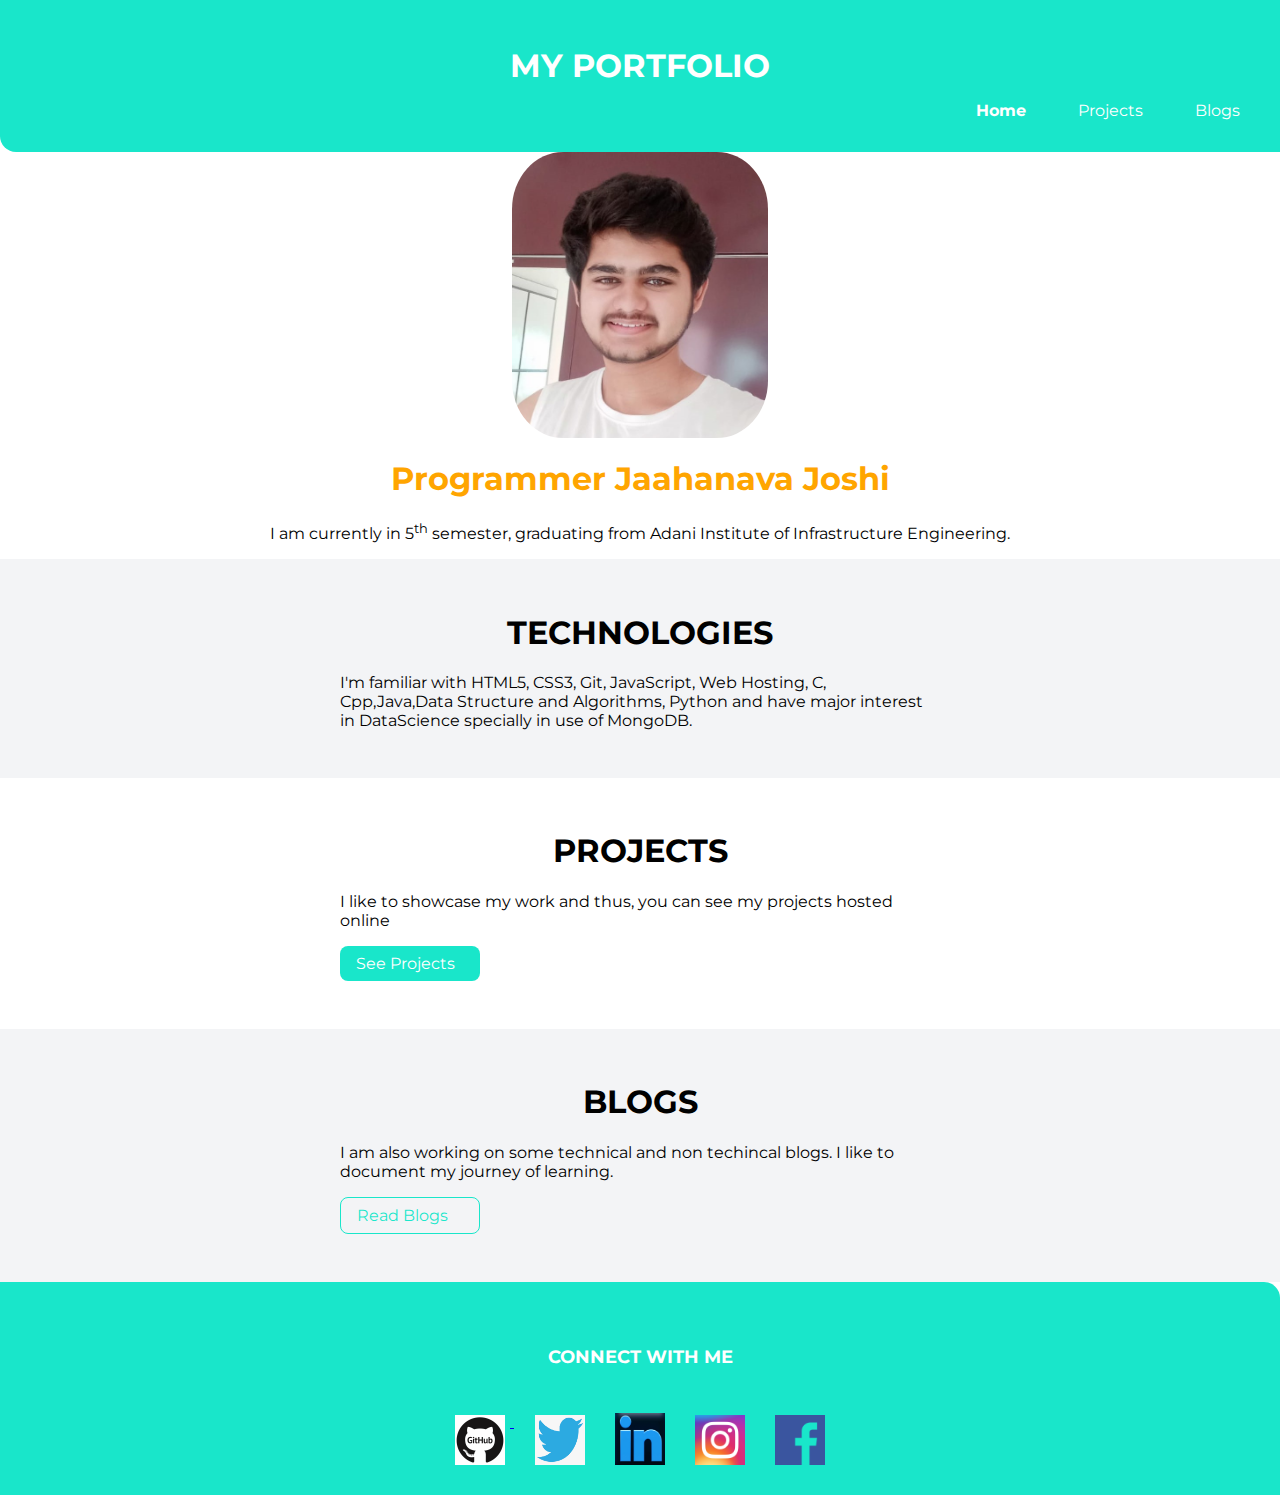
<file: index.html>
<!DOCTYPE html>
<html lang="en">
<head>
    <meta charset="UTF-8">
    <meta name="viewport" content="width=device-width, initial-scale=1.0">
    <title>home</title>
    <link href="styles.css" rel="stylesheet" />
</head>
<body>
    <nav class="navigation container">
        <div class="nav-brand"><a href="/">MY PORTFOLIO</a></div>
        <ul class="list-non-bullet nav-pills">
            <li class="list-item-inline">
                <a class="link link-active" href="/">Home</a>
            </li>
            <li class="list-item-inline">
                <a class="link" href="/projects.html">Projects</a>
            </li>
            <li class="list-item-inline">
                <a class="link" href="/blogs.html">Blogs</a>
            </li>
        </ul>
    </nav>

        <img class="hero-img" src="my_pic.jpeg" />
        <h1 class="hero-heading">Programmer Jaahanava Joshi</span></h1>
        <p class="intro"> I am currently in 5<sup>th</sup> semester, graduating from Adani Institute of Infrastructure Engineering.</p>
    </header>

    <section class="section ow">
        <div class="container container-center">
            <h1>TECHNOLOGIES</h1>
            <p>I'm familiar with HTML5, CSS3, Git, JavaScript, Web Hosting, C, Cpp,Java,Data Structure and Algorithms, Python and have major interest in DataScience specially in use of MongoDB.</p>
        </div>
    </section>

    <section class="section">
        <div class="container container-center">
            <h1>PROJECTS</h1>
            <p>I like to showcase my work and thus, you can see my projects hosted online</p>
            <a class="link link-primary" href="/projects.html">See Projects</a>
        </div>
    </section>

    <section class="section ow">
        <div class="container container-center">
            <h1>BLOGS</h1>
            <p>I am also working on some technical and non techincal blogs. I like to document my journey of learning.</p>
            <a class="link link-secondary" href="/blogs.html">Read Blogs</a>
        </div>
    </section>

    <footer class="footer">
        <div class="footer-header">CONNECT WITH ME</div>
        <li class="social-links list-non-bullet">
            <li class="list-item-inline">
                <a href="https://github.com/JJ1006" target="_blank " rel="noopener noreferrer"><img src="github.gif" width="50" class = "icon_modify"/>
                </a>
                
            </li>
            <li class="list-item-inline">
                <a href="https://twitter.com/jaahanava" target="_blank" rel="noopener noreferrer"><img src="twitter.png" width="50" height="50" class = "icon_modify"/></a>
                </a>
            </li>
            <li class="list-item-inline">
                <a href="https://www.linkedin.com/in/jaahanava-joshi-10/" target="_blank" rel="noopener noreferrer"><img src="linkedin.jpg" width="50" height="52" class = "icon_modify"/></a>
                </a>
            </li>
            <li class ="list-item-inline">
                <a href="https://www.instagram.com/jaahanava/" target="_blank" rel="noopener noreferrer"><img src="insta.png" width="50" class = "icon_modify" /></a>
            </a>
            <li class ="list-item-inline">
                <a href="https://www.facebook.com/jaahanava.joshi.3/" target="_blank" rel="noopener noreferrer"><img src="facebook.png" width="50" height = "50" class = "icon_modify" /></a>
            </a>
        </ul>
    </footer>
 
</body>
</html>
</file>
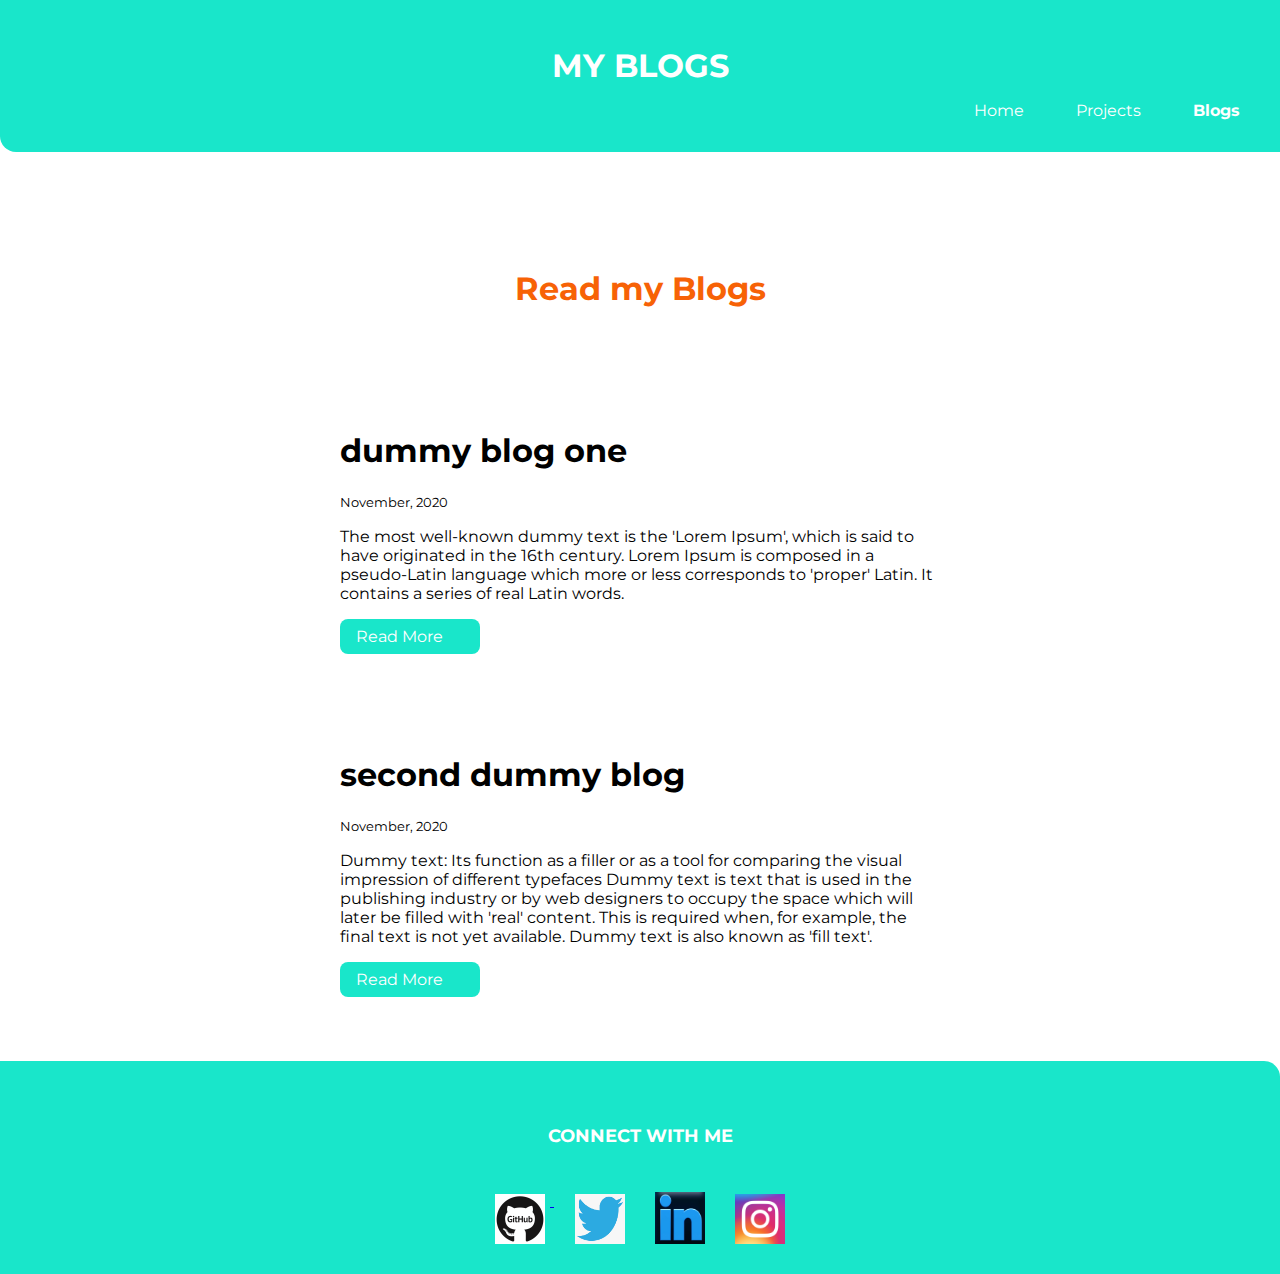
<file: blogs.html>
<!DOCTYPE html>
<html lang="en">
<head>
    <meta charset="UTF-8">
    <meta name="viewport" content="width=device-width, initial-scale=1.0">
    <link href="styles.css" rel="stylesheet" />
    <title>blogs | MY BLOGS</title>
</head>
<body>
    <nav class="navigation container">
        <div class="nav-brand"><a href="/">MY BLOGS</a></div>
        <ul class="list-non-bullet nav-pills">
            <li class="list-item-inline">
                <a class="link" href="/">Home</a>
            </li>
            <li class="list-item-inline">
                <a class="link " href="/projects.html">Projects</a>
            </li>
            <li class="list-item-inline">
                <a class="link link-active" href="/blogs.html">Blogs</a>
            </li>
        </ul>
    </nav>

    <header class="hero">
        <h1 class="hero-heading">Read my <span class="heading-inverted">Blogs</span></h1>
    </header>

    <ul class="list-non-bullet">

        <li>
            <article class="showcase-list container container-center ">
                <h1>dummy blog one</h1>
            <small>November, 2020</small>
            <p>The most well-known dummy text is the 'Lorem Ipsum', which is said to have originated in the 16th century. Lorem Ipsum is composed in a pseudo-Latin language which more or less corresponds to 'proper' Latin. It contains a series of real Latin words.</p>

            <a class="link link-primary" href="https://repl.it/@tanaypratap/quiz-on-marvel?embed=true">Read More</a>
            </article>
            
        </li>

        <li>
            <article class="showcase-list container container-center ">
                <h1>second dummy blog</h1>
                <small>November, 2020</small>
                <p>Dummy text: Its function as a filler or as a tool for comparing the visual impression of different typefaces Dummy text is text that is used in the publishing industry or by web designers to occupy the space which will later be filled with 'real' content. This is required when, for example, the final text is not yet available. Dummy text is also known as 'fill text'.</p>
    
                <a class="link link-primary" href="https://repl.it/@tanaypratap/end-game?embed=true">Read More</a>
                 </article>
            
        </li>

    </ul>

    <footer class="footer">
        <div class="footer-header">CONNECT WITH ME</div>
        <li class="social-links list-non-bullet">
            <li class="list-item-inline">
                <a href="https://github.com/JJ1006" target="_blank " rel="noopener noreferrer"><img src="github.gif" width="50" class = "icon_modify"/>
                </a>
                
            </li>
            <li class="list-item-inline">
                <a href="https://twitter.com/jaahanava" target="_blank" rel="noopener noreferrer"><img src="twitter.png" width="50" height="50" class = "icon_modify"/></a>
                </a>
            </li>
            <li class="list-item-inline">
                <a href="https://www.linkedin.com/in/jaahanava-joshi-10/" target="_blank" rel="noopener noreferrer"><img src="linkedin.jpg" width="50" height="52" class = "icon_modify"/></a>
                </a>
            </li>
            <li class ="list-item-inline">
                <a href="https://www.instagram.com/jaahanava/" target="_blank" rel="noopener noreferrer"><img src="insta.png" width="50" class = "icon_modify" /></a>
            </a>
        </ul>
    </footer>
</body>
</html>
</file>
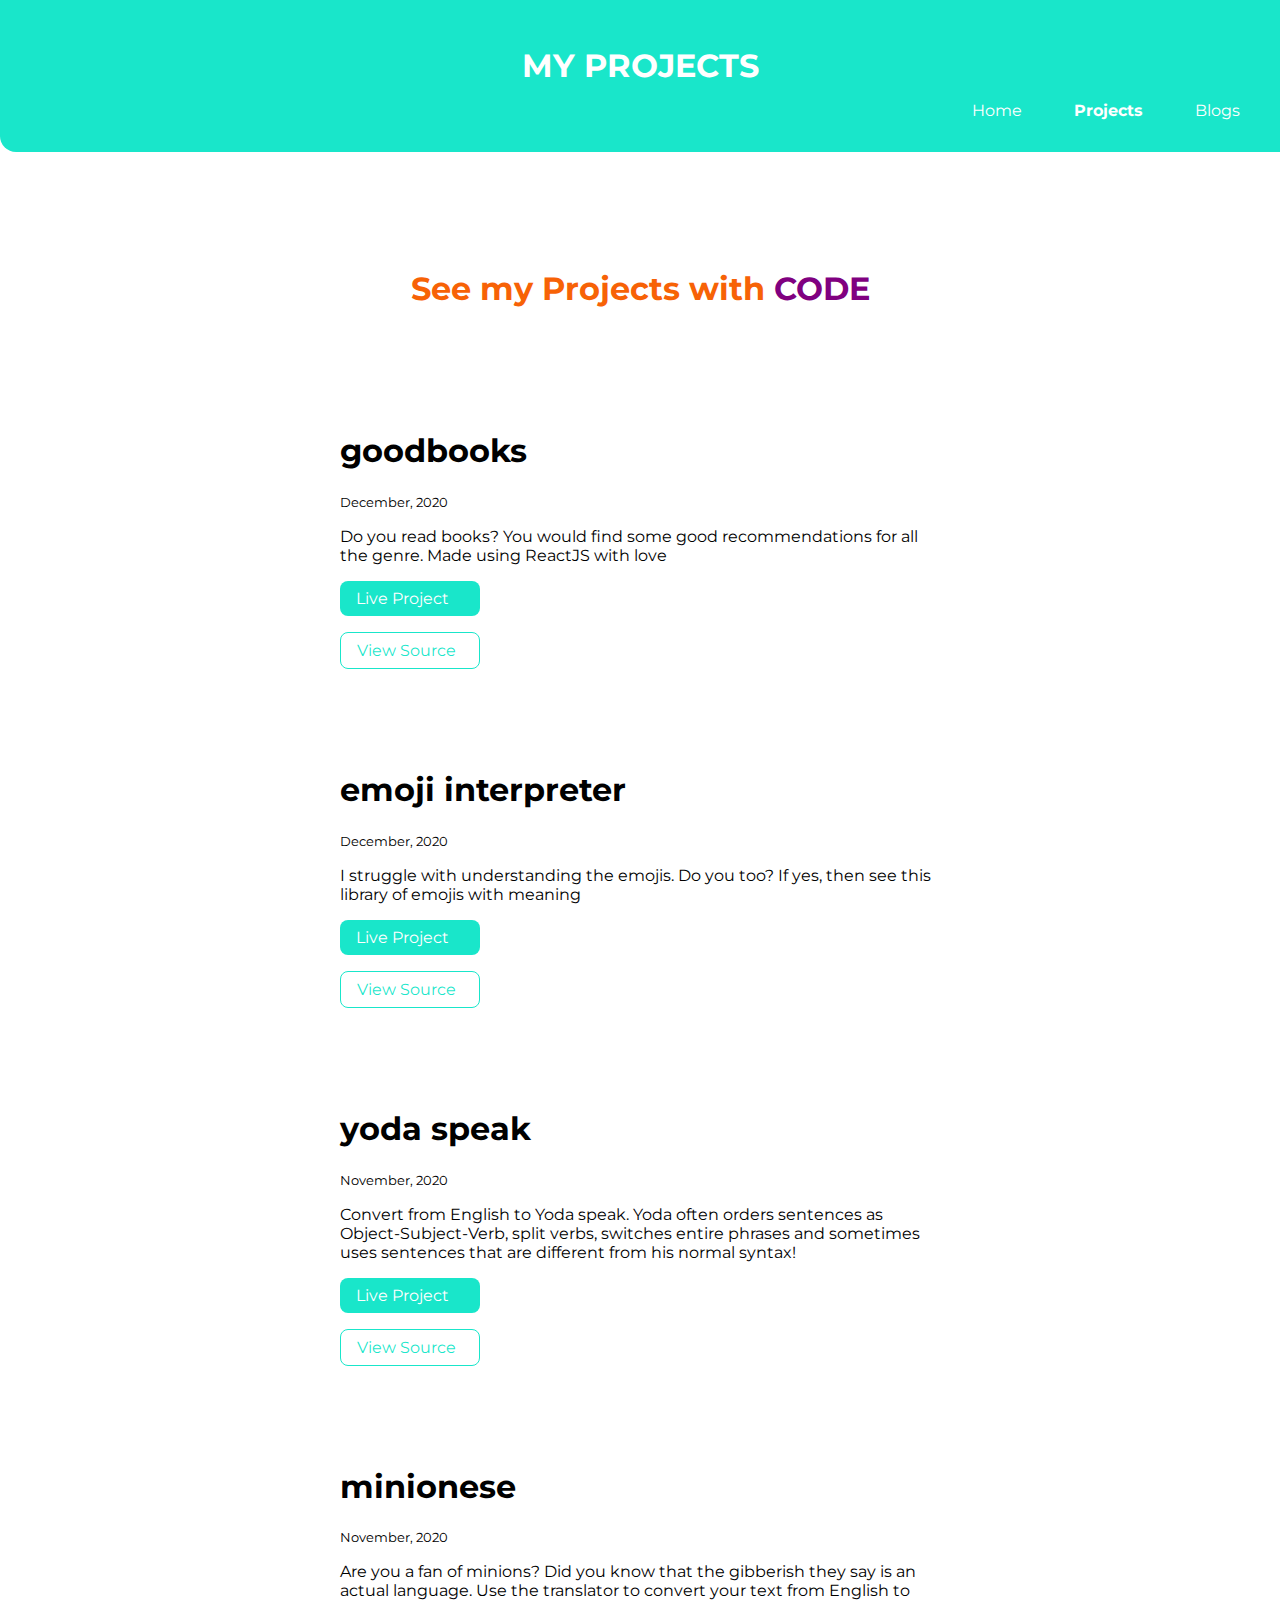
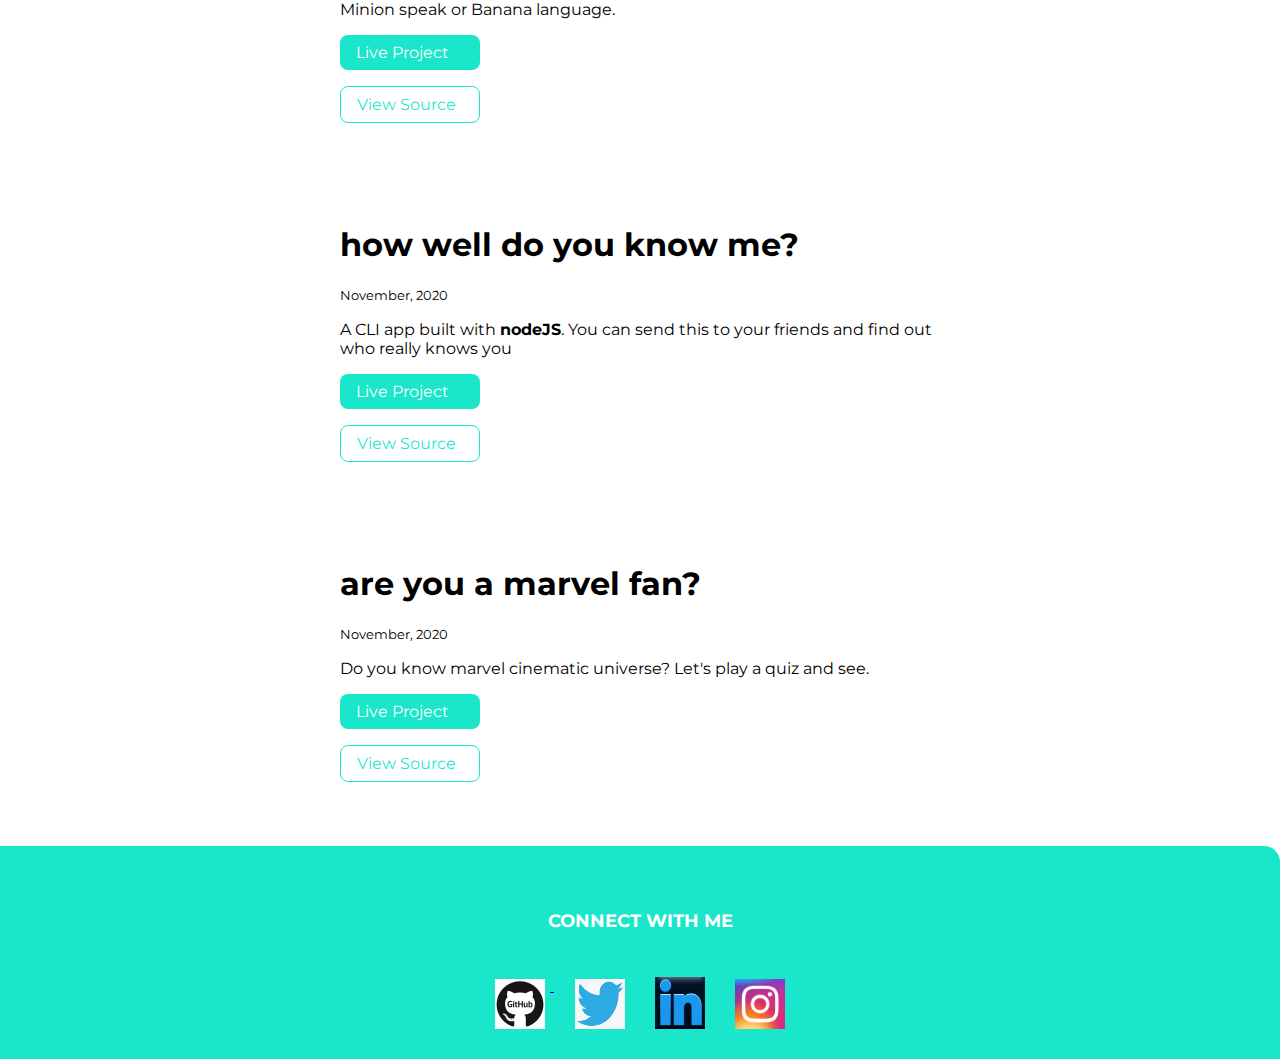
<file: projects.html>
<!DOCTYPE html>
<html lang="en">
<head>
    <meta charset="UTF-8">
    <meta name="viewport" content="width=device-width, initial-scale=1.0">
    <link href="styles.css" rel="stylesheet" />
    <title>projects | MY PROJECTS</title>
</head>
<body>
    <nav class="navigation container">
        <div class="nav-brand"><a href="/">MY PROJECTS</a></div>
        <ul class="list-non-bullet nav-pills">
            <li class="list-item-inline">
                <a class="link" href="/">Home</a>
            </li>
            <li class="list-item-inline">
                <a class="link link-active" href="/projects.html">Projects</a>
            </li>
            <li class="list-item-inline">
                <a class="link" href="/blogs.html">Blogs</a>
            </li>
        </ul>
    </nav>

    <header class="hero">
        <h1 class="hero-heading">See my<span class="heading-inverted"> Projects with </span><span style="color: purple" >CODE</span></h1>
    </header>

    <ul class="list-non-bullet">

        <li>
            <article class="showcase-list container container-center ">
                <h1>goodbooks</h1>
            <small>December, 2020</small>
            <p>Do you read books? You would find some good recommendations for all the genre. Made using ReactJS with love</p>

            <a class="link link-primary" href="https://hiq3h.csb.app/">Live Project</a>
            <a class="link link-secondary" href="https://github.com/tanaypratap/neogcamp-lesson-five-assignments">View Source</a>

            </article>
            
        </li>

        <li>
            <article class="showcase-list container container-center ">
                <h1>emoji interpreter</h1>
            <small>December, 2020</small>
            <p>I struggle with understanding the emojis. Do you too? If yes, then see this library of emojis with meaning</p>

            <a class="link link-primary" href="https://l4w0y.csb.app/">Live Project</a>
            <a class="link link-secondary" href="https://github.com/tanaypratap/neogcamp-practice-emoji-app">View Source</a>

            </article>
            
        </li>

        <li>
            <article class="showcase-list container container-center ">
                <h1>yoda speak</h1>
            <small>November, 2020</small>
            <p>Convert from English to Yoda speak. Yoda often orders sentences as Object-Subject-Verb, split verbs, switches entire phrases and sometimes uses sentences that are different from his normal syntax!</p>

            <a class="link link-primary" href="assignments.html">Live Project</a>
            <a class="link link-secondary" href="assignments.html">View Source</a>

            </article>
            
        </li>

        <li>
            <article class="showcase-list container container-center ">
                <h1>minionese</h1>
            <small>November, 2020</small>
            <p>Are you a fan of minions? Did you know that the gibberish they say is an actual language. Use the translator to convert your text from English to Minion speak or Banana language.</p>

            <a class="link link-primary" href="https://github.com/tanaypratap/neogcamp-banana-speak">Live Project</a>
            <a class="link link-secondary" href="https://bananaspeakpractice.netlify.app/">View Source</a>

            </article>
            
        </li>

        <li>
            <article class="showcase-list container container-center ">
                <h1>how well do you know me?</h1>
                <small>November, 2020</small>
                <p>A CLI app built with <strong>nodeJS</strong>. You can send this to your friends and find out who really knows you</p>
    
                <a class="link link-primary" href="https://repl.it/@tanaypratap/end-game?embed=true">Live Project</a>
                <a class="link link-secondary" href="https://github.com/tanaypratap/neogcamp-cli-project-1">View Source</a>
            </article>
            
        </li>

        <li>
            <article class="showcase-list container container-center ">
                <h1>are you a marvel fan?</h1>
            <small>November, 2020</small>
            <p>Do you know marvel cinematic universe? Let's play a quiz and see.</p>

            <a class="link link-primary" href="https://repl.it/@tanaypratap/quiz-on-marvel?embed=true">Live Project</a>
            <a class="link link-secondary" href="https://github.com/tanaypratap/neogcamp-quiz-on-marvel">View Source</a>

            </article>
            
        </li>

    </ul>

    <footer class="footer">
        <div class="footer-header">CONNECT WITH ME</div>
        <li class="social-links list-non-bullet">
            <li class="list-item-inline">
                <a href="https://github.com/JJ1006" target="_blank " rel="noopener noreferrer"><img src="github.gif" width="50" class = "icon_modify"/>
                </a>
                
            </li>
            <li class="list-item-inline">
                <a href="https://twitter.com/jaahanava" target="_blank" rel="noopener noreferrer"><img src="twitter.png" width="50" height="50" class = "icon_modify"/></a>
                </a>
            </li>
            <li class="list-item-inline">
                <a href="https://www.linkedin.com/in/jaahanava-joshi-10/" target="_blank" rel="noopener noreferrer"><img src="linkedin.jpg" width="50" height="52" class = "icon_modify"/></a>
                </a>
            </li>
            <li class ="list-item-inline">
                <a href="https://www.instagram.com/jaahanava/" target="_blank" rel="noopener noreferrer"><img src="insta.png" width="50" class = "icon_modify" /></a>
            </a>
        </ul>
    </footer>
    
</body>
</html>
</file>
<file: styles.css>
@import url('https://fonts.googleapis.com/css2?family=Montserrat:wght@400;700&display=swap');

:root {
    --primary-color: #17e6cafd;
    --off-white: #F3F4F6;
    --dark-gray: #f76206;
}

body {
    font-family: 'Montserrat', sans-serif;
    margin: 0px
}

hr {
    margin: 2rem 0rem;
}

/** spaces **/

.margin-md {
    margin: 2rem;
}

/** container **/
.container {
    padding: 0rem 1rem;
}

.container-center {
    max-width: 600px;
    margin: auto;
}

/** links **/
.link {
    box-sizing: border-box;
    text-decoration: none;
    padding: 0.5rem 1rem;
}

.link-primary {
    background-color: var(--primary-color);
    border-radius: 0.5rem;
    color: white;
    display: block;
    max-width: 140px;
    margin: 1rem 1rem 1rem 0rem;
}

.link-secondary {
    color: var(--primary-color);
    border-radius: 0.5rem;
    border: 1px solid var(--primary-color);
    display: block;
    max-width: 140px;
    margin: 1rem 1rem 1rem 0rem;
}

/** look into BEM naming convention for CSS **/

/** lists **/

.list-non-bullet {
    list-style: none;
    padding-inline-start: 0px;
}

.list-item-inline {
    display: inline;
    padding: 0rem 0.5rem;
}

/** navigation **/

.navigation {
    background-color: var(--primary-color);
    color: white;
    padding: 1rem;
    border-bottom-left-radius: 1rem;
}

.navigation .nav-brand {
    font-weight: bold;
    text-align: center;
    padding-top: 30px;
    font-size: xx-large;
    color: white;
}

.nav-brand a {
    text-decoration: none;
    color: inherit;
}

.navigation .nav-pills {
    text-align: right;
}

.navigation .link {
    color: white;
}

.navigation .link-active {
    font-weight: bold;
}

/** header **/

.hero {
    padding: 2rem;
    padding-top: 5rem;

}

.hero-img {
    display: block;
    margin-left: auto;
    margin-right: auto;
    width: 20%;
    height: 20%;
    border-radius: 20%;

}

.hero .hero-heading {
    text-align: center;
    padding-top: 1rem;
    color: var(--dark-gray);
}

.hero-heading{
    color: orange;
    text-align: center;
    display: block;

}

/** sections **/

.section {
    padding: 2rem;
}

.section h1 {
    text-align: center;

}

.ow {
    background-color: var(--off-white);
}

/** footers **/

.footer {
    background-color: var(--primary-color);
    padding: 4rem 1rem;
    text-align: center;
    color: white;
    border-top-right-radius: 1rem;
}

.footer .link {
    color: white
}

.footer .footer-header {
    font-weight: bold;
    font-size: large;
    color: white
    margin-top: -55px;
}

.footer ul {
    padding-inline-start: 0px;
}

/** projects **/
.showcase-list {
    padding: 2rem;
}

/** blogs **/
.showcase-blog {
    padding-bottom: 6rem;
}

.icon_modify {
    padding-top: 25px;
    margin: 20px 5px -40px 5px;
    padding-bottom: 2px;
}

.intro {
    text-align: center;
}

#email {
    margin-top:50px;
}
</file>
